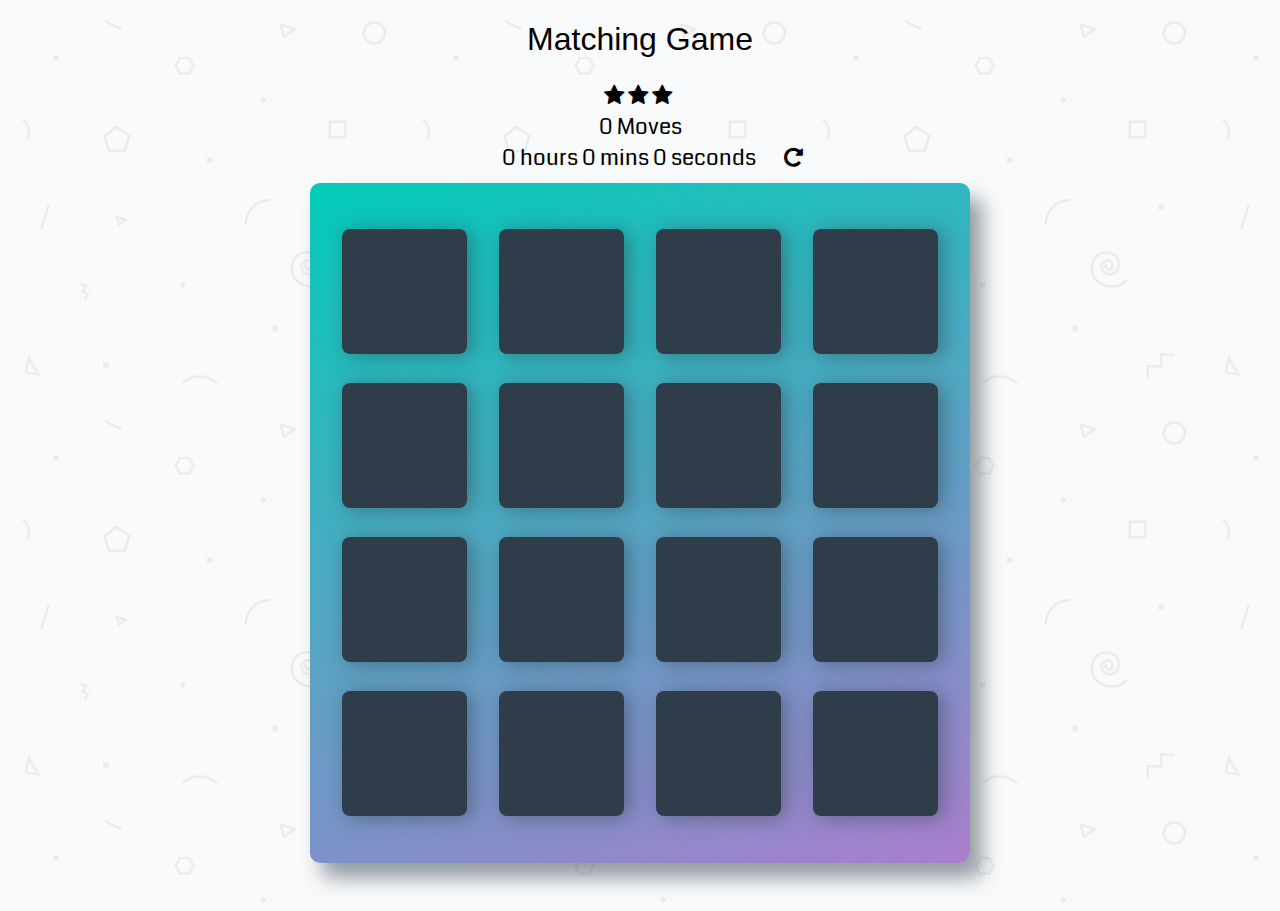
<file: index.html>
<!doctype html>
<html lang="en">
<head>
    <meta charset="utf-8">
    <title>Matching Game</title>
    <meta name="description" content="">
    <meta name="viewport" content="width=device-width, initial-scale=1">
    <link rel="stylesheet prefetch" href="https://maxcdn.bootstrapcdn.com/font-awesome/4.6.1/css/font-awesome.min.css">
    <link rel="stylesheet prefetch" href="https://fonts.googleapis.com/css?family=Coda">
    <link rel="stylesheet" href="css/app.css">
</head>
<body>

    <div class="container">
        <header>
            <h1>Matching Game</h1>
        </header>

        <section class="score-panel">
        	<ul class="stars">
        		<li><i class="fa fa-star"></i></li>
        		<li><i class="fa fa-star"></i></li>
        		<li><i class="fa fa-star"></i></li>
        	</ul>

        	<div class="moves">0  Moves</div>

          <div class="restart">
            <span class="timer"> 0 hours 0 mins 0 seconds</span>
        		<i class="fa fa-repeat"></i>
        	</div>
        </section>

        <ul class="deck"></ul>

        <div class="modal">
          <div class="modal-content">
            <div class="container">
              <header class="result-header">
                <h1>Congratulations</h1>
                <h4>You finished the game in <strong class="total-time"></strong></h4>
              </header>

              <section class="score-panel">
                <div class="result-stars">
                  <ul class="stars" id="result-stars">
                  </ul>
                </div>

                <div class="result-moves">
                  <span>Total Moves:</span>
                  <span class="r-moves">0</span>
                </div>

                <div class="result-restart">
                  <button class="restart-button" name="restart">Restart</button>
                </div>
              </section>
            </div>
          </div>
        </div>
    </div>

    <script src="js/game.js"></script>
</body>
</html>
</file>
<file: css/app.css>
html {
    box-sizing: border-box;
}

*,
*::before,
*::after {
    box-sizing: inherit;
}

html,
body {
    width: 100%;
    height: 100%;
    margin: 0;
    padding: 0;
}

body {
    background: #ffffff url('../img/geometry2.png'); /* Background pattern from Subtle Patterns */
    font-family: 'Coda', cursive;
}

.container {
    display: flex;
    justify-content: center;
    align-items: center;
    flex-direction: column;
}

h1 {
    font-family: 'Open Sans', sans-serif;
    font-weight: 300;
}

/*
 * Styles for the deck of cards
 */

.deck {
    width: 660px;
    min-height: 680px;
    background: linear-gradient(160deg, #02ccba 0%, #aa7ecd 100%);
    padding: 32px;
    border-radius: 10px;
    box-shadow: 12px 15px 20px 0 rgba(46, 61, 73, 0.5);
    display: flex;
    flex-wrap: wrap;
    justify-content: space-between;
    align-items: center;
    margin: 0 0 3em;
}

.deck .card {
    height: 125px;
    width: 125px;
    background: #2e3d49;
    font-size: 0;
    color: #ffffff;
    border-radius: 8px;
    cursor: pointer;
    display: flex;
    justify-content: center;
    align-items: center;
    box-shadow: 5px 2px 20px 0 rgba(46, 61, 73, 0.5);
}

.deck .card.open {
    transform: rotateY(0);
    background: #02b3e4;
    cursor: default;
}

.deck .card.show {
    font-size: 33px;
}

.deck .card.match {
    cursor: default;
    background: #02ccba;
    font-size: 33px;
}

/*
 * Styles for the Score Panel
 */

.score-panel {
    text-align: left;
    width: 345px;
    margin-bottom: 10px;
}

.score-panel .stars {
    margin: 0;
    padding: 0;
    display: block;
    margin: 0 5px 0 0;
    text-align: center;
    font-size: 22px;
}

.score-panel .stars li {
    list-style: none;
    display: inline-block;
    text-align: center;
}

.score-panel .restart {
    /* float: right; */
    /* cursor: pointer; */
    text-align: center;
    width: 100%;
    spacing: 20px;
}

.score-panel .moves {
  text-align: center;
  font-size: 22px;
}

.score-panel .timer {
  margin: 25px;
  font-size: 22px;
}

.score-panel .fa-repeat {
  font-size: 22px;
}

/*
 * Styles for the Results
 */
.result-header {
  text-align: center;
  font-size: 22px;
}

.result-header h1 {
  text-align:
  color: blue;
}

.result-header strong {
  letter-spacing: 3px;
}

.result-stars {
  margin: 10px;
  text-align: center;
  color: gold;
}

.result-stars li {
  text-align: center;
  font-size: 64px;
  letter-spacing: 5px;
}

.result-moves {
  display: block;
  font-size: 22px;
  margin: 16px;
  text-align: center;
}

.result-restart {
  text-align: center;
}

.result-restart button {
  font-size: 22px;
  padding: 16px;
  margin: 16px;
  background-color: green;
  color: white;
}

/* The Modal (background) */
.modal {
    display: none; /* Hidden by default */
    position: fixed; /* Stay in place */
    z-index: 1; /* Sit on top */
    left: 0;
    top: 0;
    width: 100%; /* Full width */
    height: 100%; /* Full height */
    overflow: auto; /* Enable scroll if needed */
    background-color: rgb(0,0,0); /* Fallback color */
    background-color: rgba(0,0,0,0.4); /* Black w/ opacity */
}

/* Modal Content/Box */
.modal-content {
    background-color: #fefefe;
    margin: 15% auto; /* 15% from the top and centered */
    padding: 20px;
    border: 1px solid #888;
    width: 80%; /* Could be more or less, depending on screen size */
}
</file>
